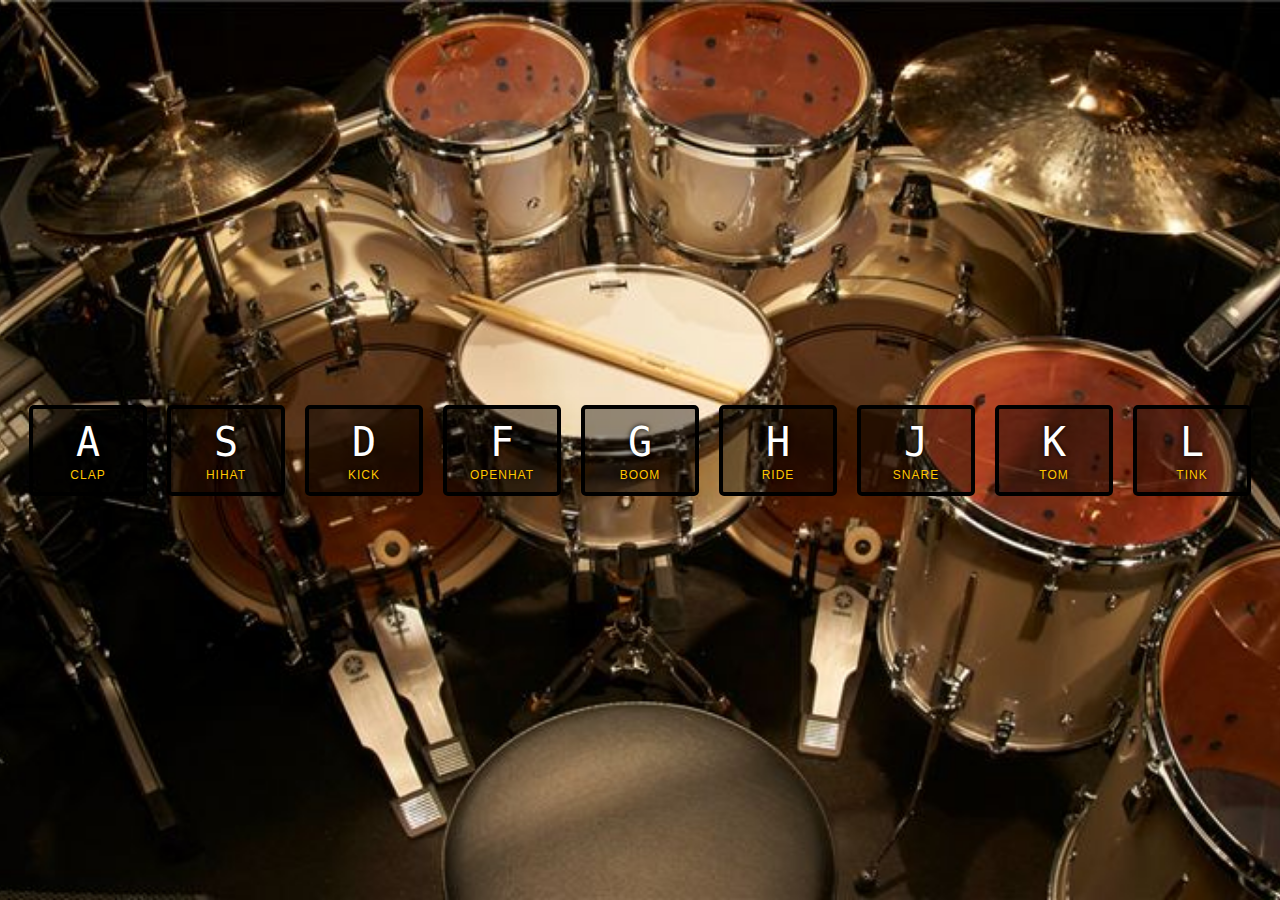
<file: 01-DrumKit/index.html>
<!DOCTYPE html>
<html lang="en">
<head>
  <meta charset="UTF-8">
  <title>JS Drum Kit</title>
  <link rel="stylesheet" href="style.css">
</head>
<body>


  <div class="keys">
    <div data-key="65" class="key">
      <kbd>A</kbd>

      <span class="sound">clap</span>
    </div>
    <div data-key="83" class="key">
      <kbd>S</kbd>
      <span class="sound">hihat</span>
    </div>
    <div data-key="68" class="key">
      <kbd>D</kbd>
      <span class="sound">kick</span>
    </div>
    <div data-key="70" class="key">
      <kbd>F</kbd>
      <span class="sound">openhat</span>
    </div>
    <div data-key="71" class="key">
      <kbd>G</kbd>
      <span class="sound">boom</span>
    </div>
    <div data-key="72" class="key">
      <kbd>H</kbd>
      <span class="sound">ride</span>
    </div>
    <div data-key="74" class="key">
      <kbd>J</kbd>
      <span class="sound">snare</span>
    </div>
    <div data-key="75" class="key">
      <kbd>K</kbd>
      <span class="sound">tom</span>
    </div>
    <div data-key="76" class="key">
      <kbd>L</kbd>
      <span class="sound">tink</span>
    </div>
  </div>

  <audio data-key="65" src="sounds\clap.wav"></audio>
  <audio data-key="83" src="sounds\hihat.wav"></audio>
  <audio data-key="68" src="sounds\kick.wav"></audio>
  <audio data-key="70" src="sounds/openhat.wav"></audio>
  <audio data-key="71" src="sounds/boom.wav"></audio>
  <audio data-key="72" src="sounds/ride.wav"></audio>
  <audio data-key="74" src="sounds/snare.wav"></audio>
  <audio data-key="75" src="sounds/tom.wav"></audio>
  <audio data-key="76" src="sounds/tink.wav"></audio>

<script>
  

  function playSound(e){
    //audio[data-key=65]
    const audio = document.querySelector(`audio[data-key="${e.keyCode}"]`);
    const key = document.querySelector(`.key[data-key="${e.keyCode}"]`);
   if(!audio) return;
   // console.log(audio);
   // console.log(key);
    //audio.currentTime = 0;
    audio.play();
    key.classList.add('playing'); 

  }
    function removeTransition(e) {
        if(e.propertyName !== 'transform') return; // skip it
        console.log(e.propertyName);
        this.classList.remove('playing');
    }
    const keys = document.querySelectorAll('.key');
    keys.forEach(key => key.addEventListener('transitionend',removeTransition));
    window.addEventListener('keydown',playSound);
</script>


</body>
</html>
</file>
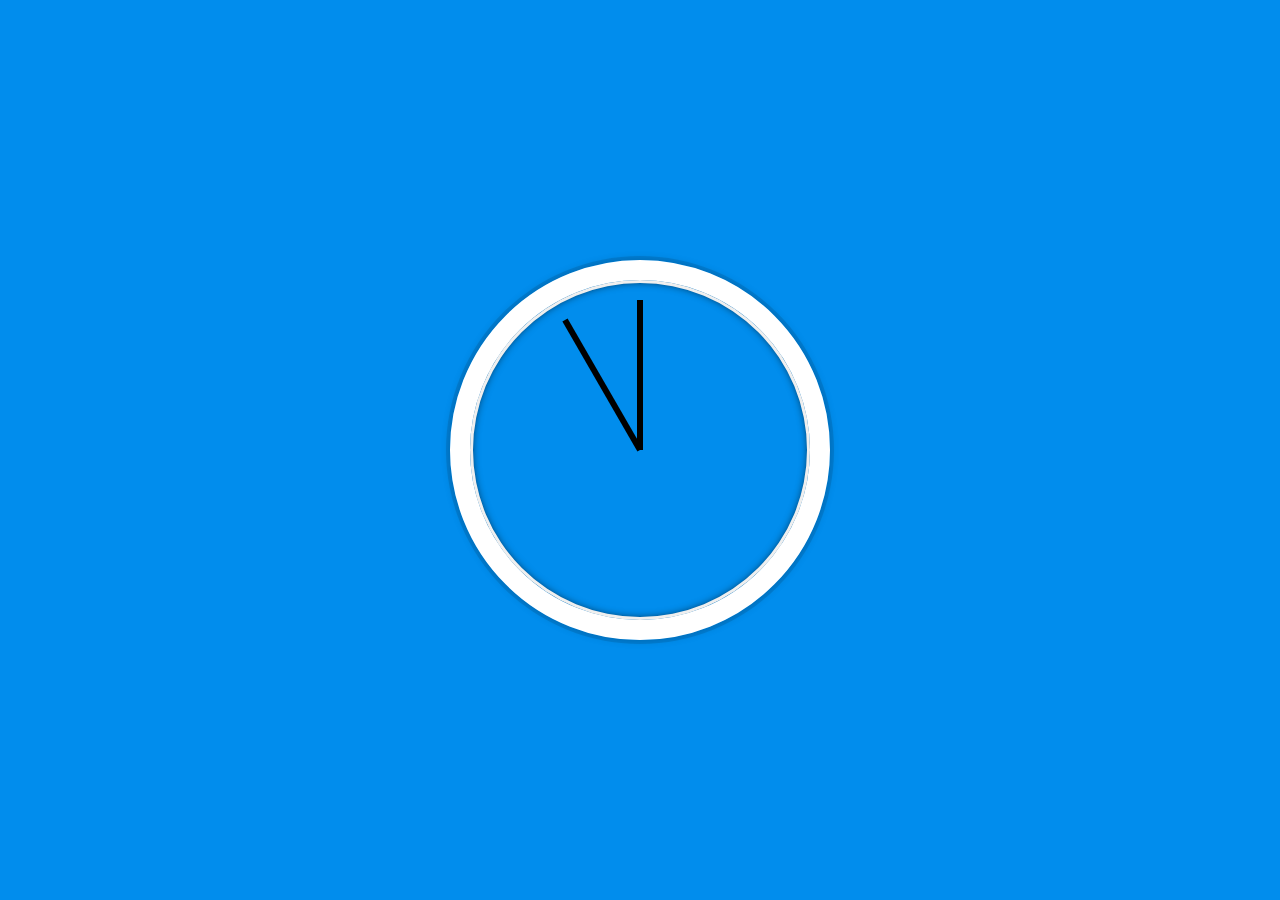
<file: 02-Clock/index.html>
<!DOCTYPE html>
<html lang="en">
<head>
  <meta charset="UTF-8">
  <title>JS + CSS Clock</title>
</head>
<body>


    <div class="clock">
      <div class="clock-face">
        <div class="hand hour-hand"></div>
        <div class="hand min-hand"></div>
        <div class="hand second-hand" style="
            transform: rotate(60deg);
            transition-timing-function: cubic-bezier(0.1,2.7,0.58,1);
        "></div>
      </div>
    </div>


  <style>
    html {
      background:#018DED url(https://picsum.photos/1500/750/?blur);
      background-size:auto;
      font-family:'helvetica neue';
      text-align: center;
      font-size: 10px;
    }

    body {
      margin: 0;
      font-size: 2rem;
      display:flex;
      flex:1;
      min-height: 100vh;
      align-items: center;
    }

    .clock {
      width: 30rem;
      height: 30rem;
      border:20px solid white;
      border-radius:50%;
      margin:50px auto;
      position: relative;
      padding:2rem;
      box-shadow:
        0 0 0 4px rgba(0,0,0,0.1),
        inset 0 0 0 3px #EFEFEF,
        inset 0 0 10px black,
        0 0 10px rgba(0,0,0,0.2);
    }

    .clock-face {
      position: relative;
      width: 100%;
      height: 100%;
      transform: translateY(-3px); /* account for the height of the clock hands */
    }

    .hand {
      width:50%;
      height:6px;
      background:black;
      position: absolute;
      top:50%;
      transform-origin: 100%;
      transform: rotate(90deg);
      transition: 0.5s;
    }

  </style>

  <script>
    const secondHand = document.querySelector('.second-hand');


    function setDate(){
      const now = new Date();
      const seconds = now.getSeconds();
      const secondsDegrees = ((seconds / 60)*360);
      secondHand.style.transform = 
    }

    setInterval(setDate, 1000);
  </script>
</body>
</html>
</file>
<file: 01-DrumKit/style.css>
html {
  font-size: 10px;
  /* background: url(http://i.imgur.com/b9r5sEL.jpg) bottom center; */
  background: url("bg.jpg") bottom center;
  background-size: cover;
}
body,html {
  margin: 0;
  padding: 0;
  font-family: sans-serif;
}

.keys {
  display: flex;
  flex: 1;
  min-height: 100vh;
  align-items: center;
  justify-content: center;
}

.key {
  border: .4rem solid black;
  border-radius: .5rem;
  margin: 1rem;
  font-size: 1.5rem;
  padding: 1rem .5rem;
  transition: all .07s ease;
  width: 10rem;
  text-align: center;
  color: white;
  background: rgba(0,0,0,0.4);
  text-shadow: 0 0 .5rem black;
}

.playing {
  transform: scale(1.1);
  border-color: #ffc600;
  box-shadow: 0 0 1rem #ffc600;
}

kbd {
  display: block;
  font-size: 4rem;
}

.sound {
  font-size: 1.2rem;
  text-transform: uppercase;
  letter-spacing: .1rem;
  color: #ffc600;
}
</file>
